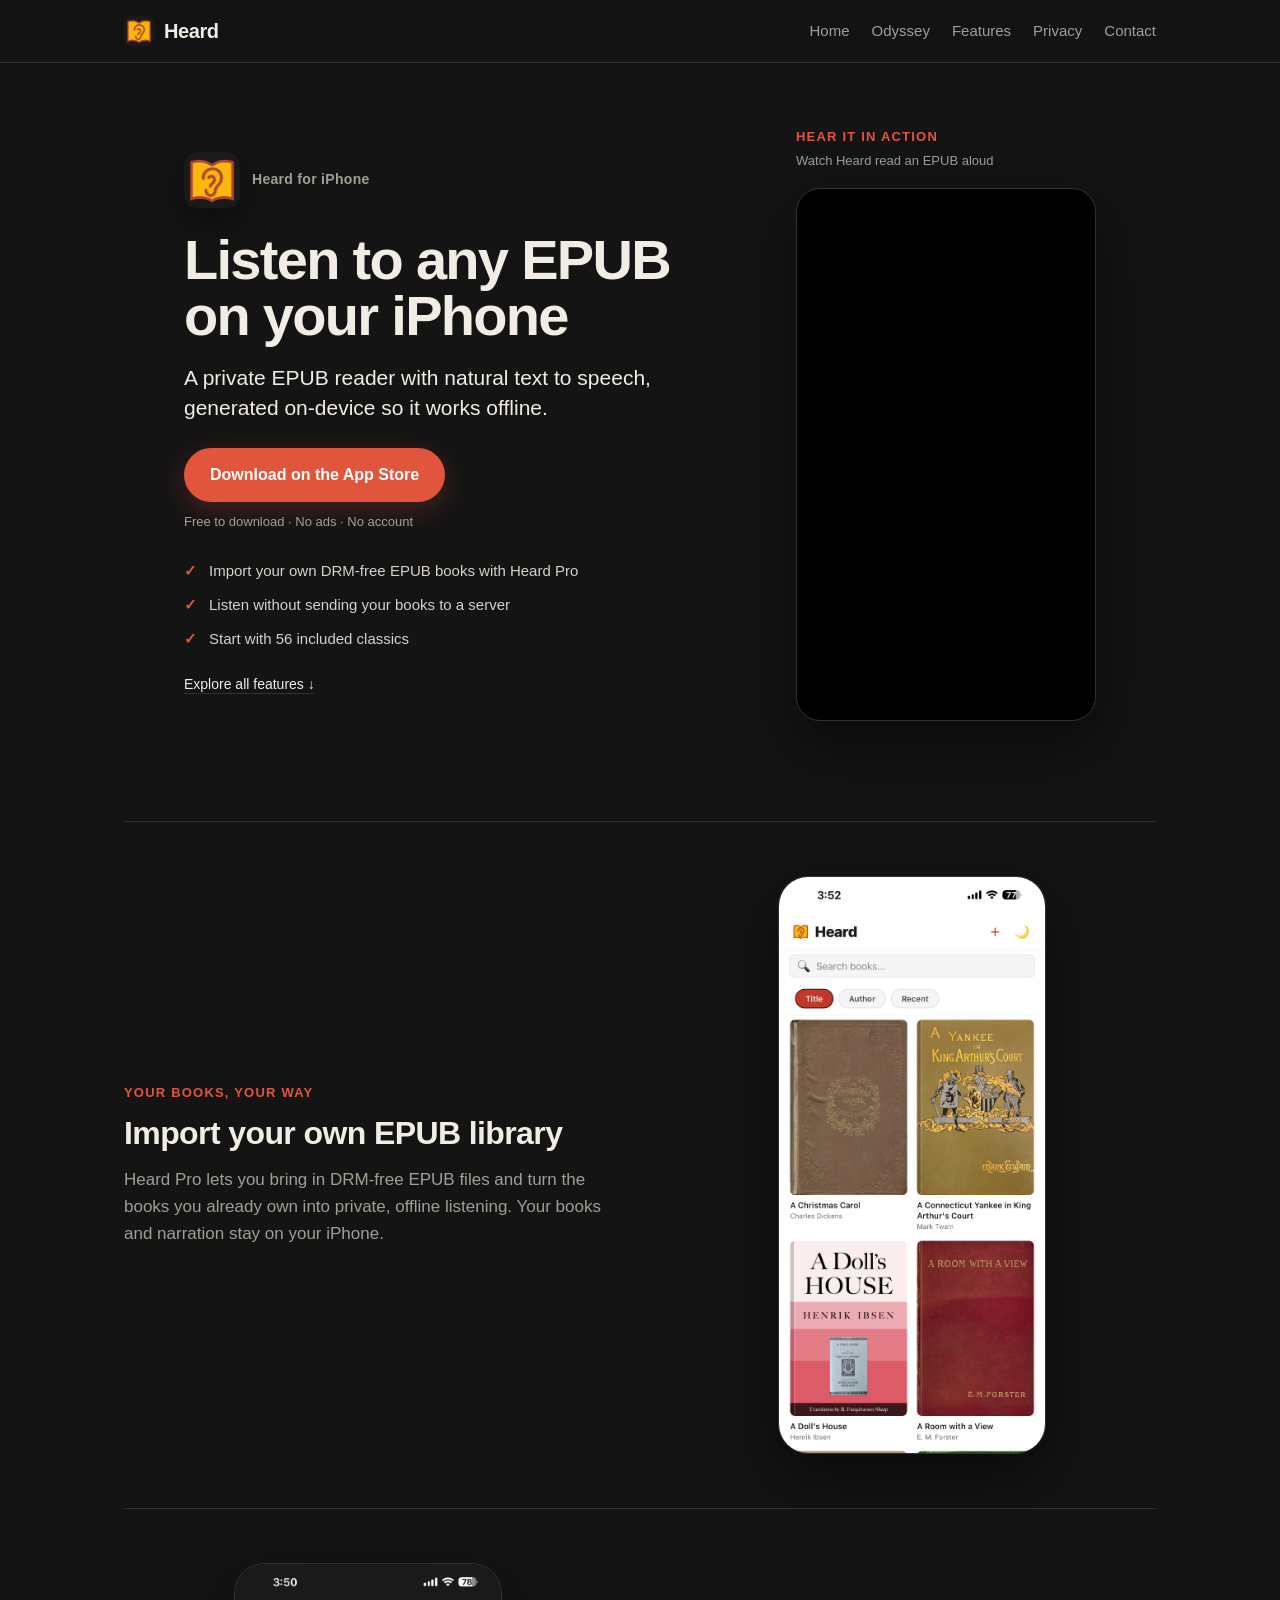
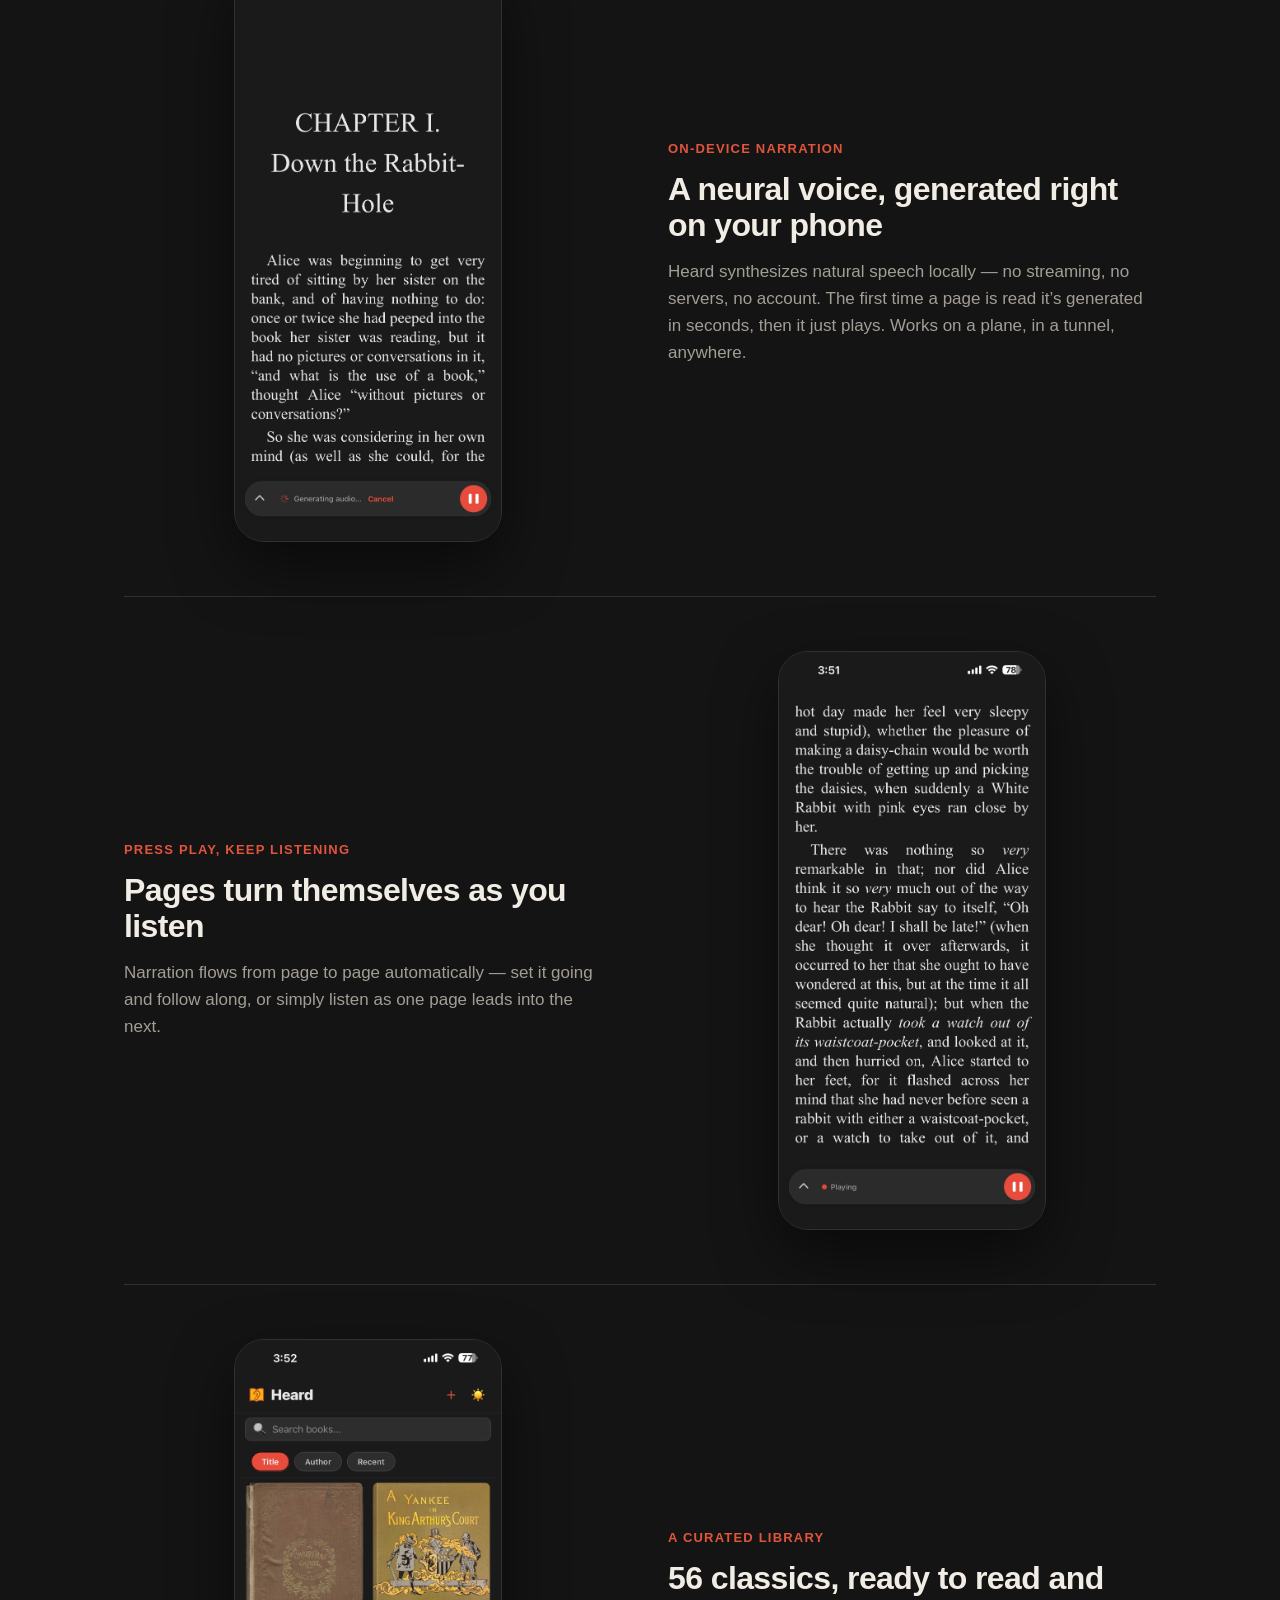
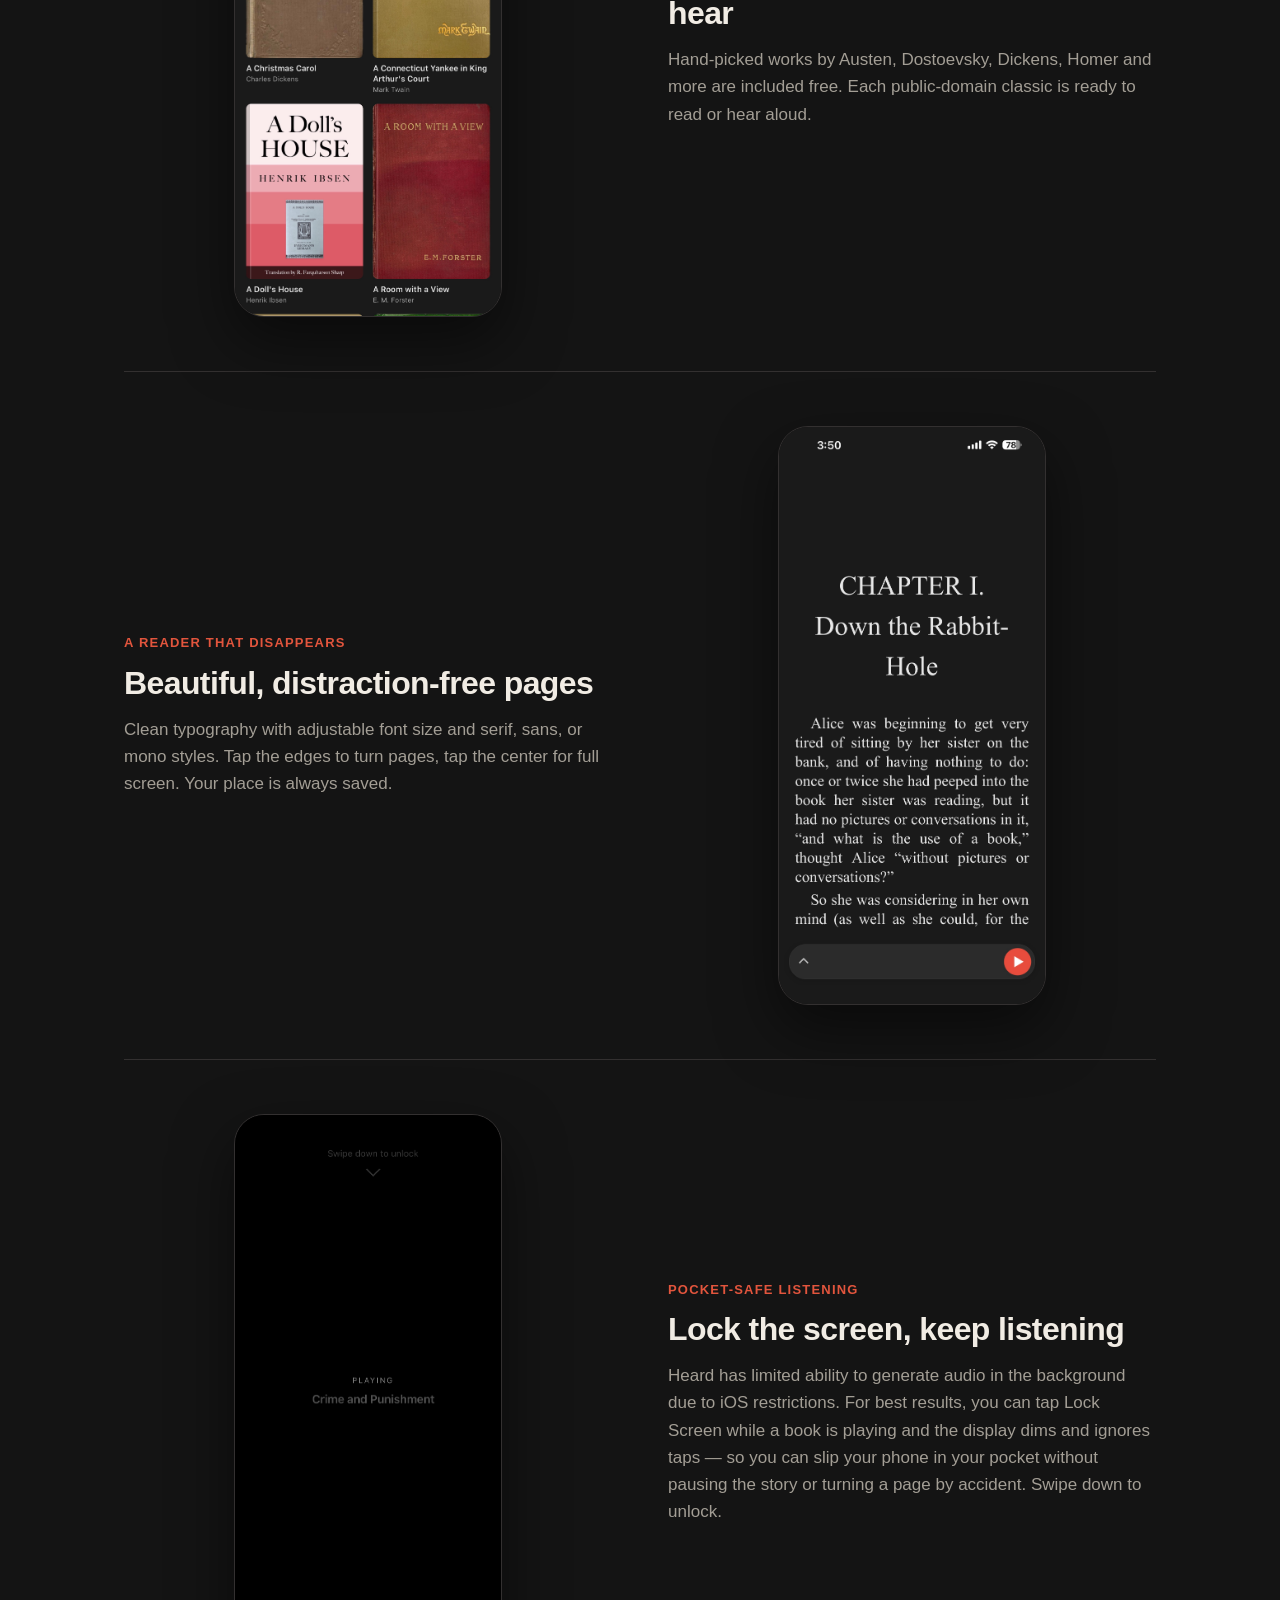
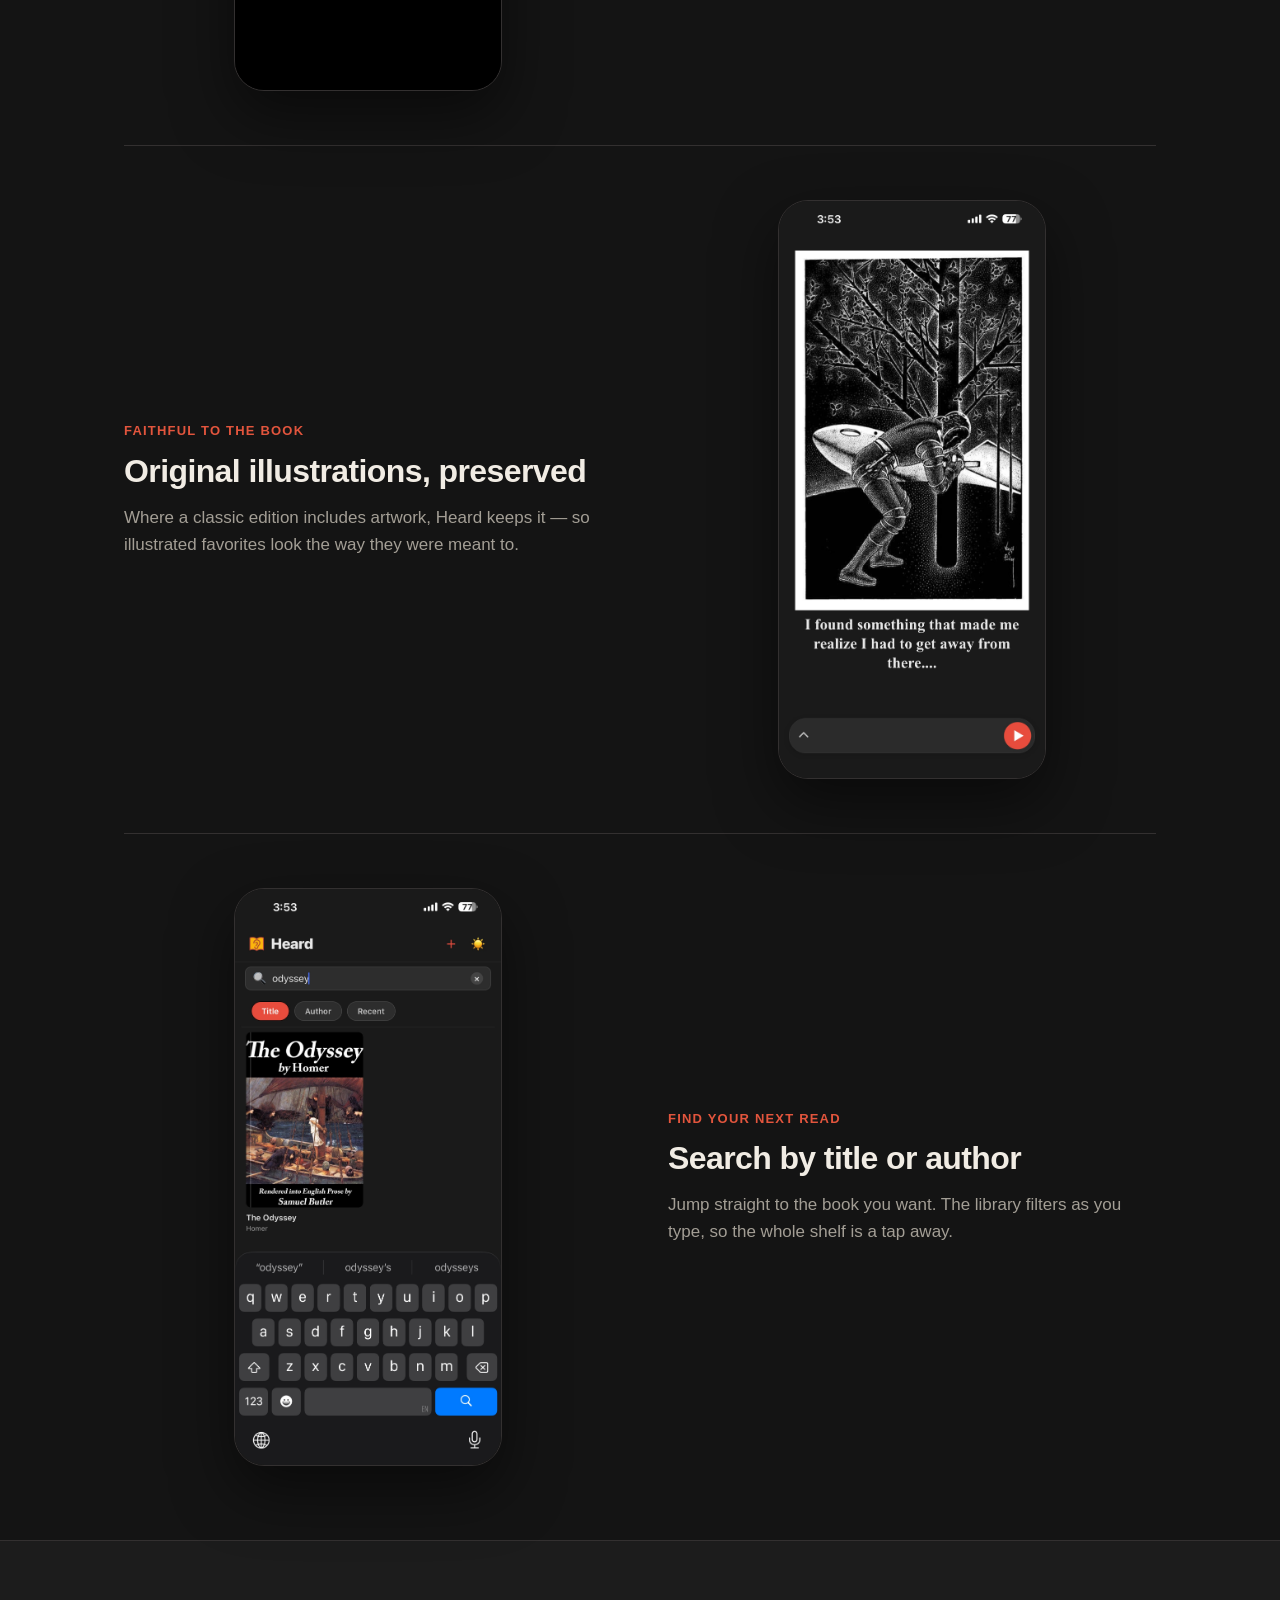
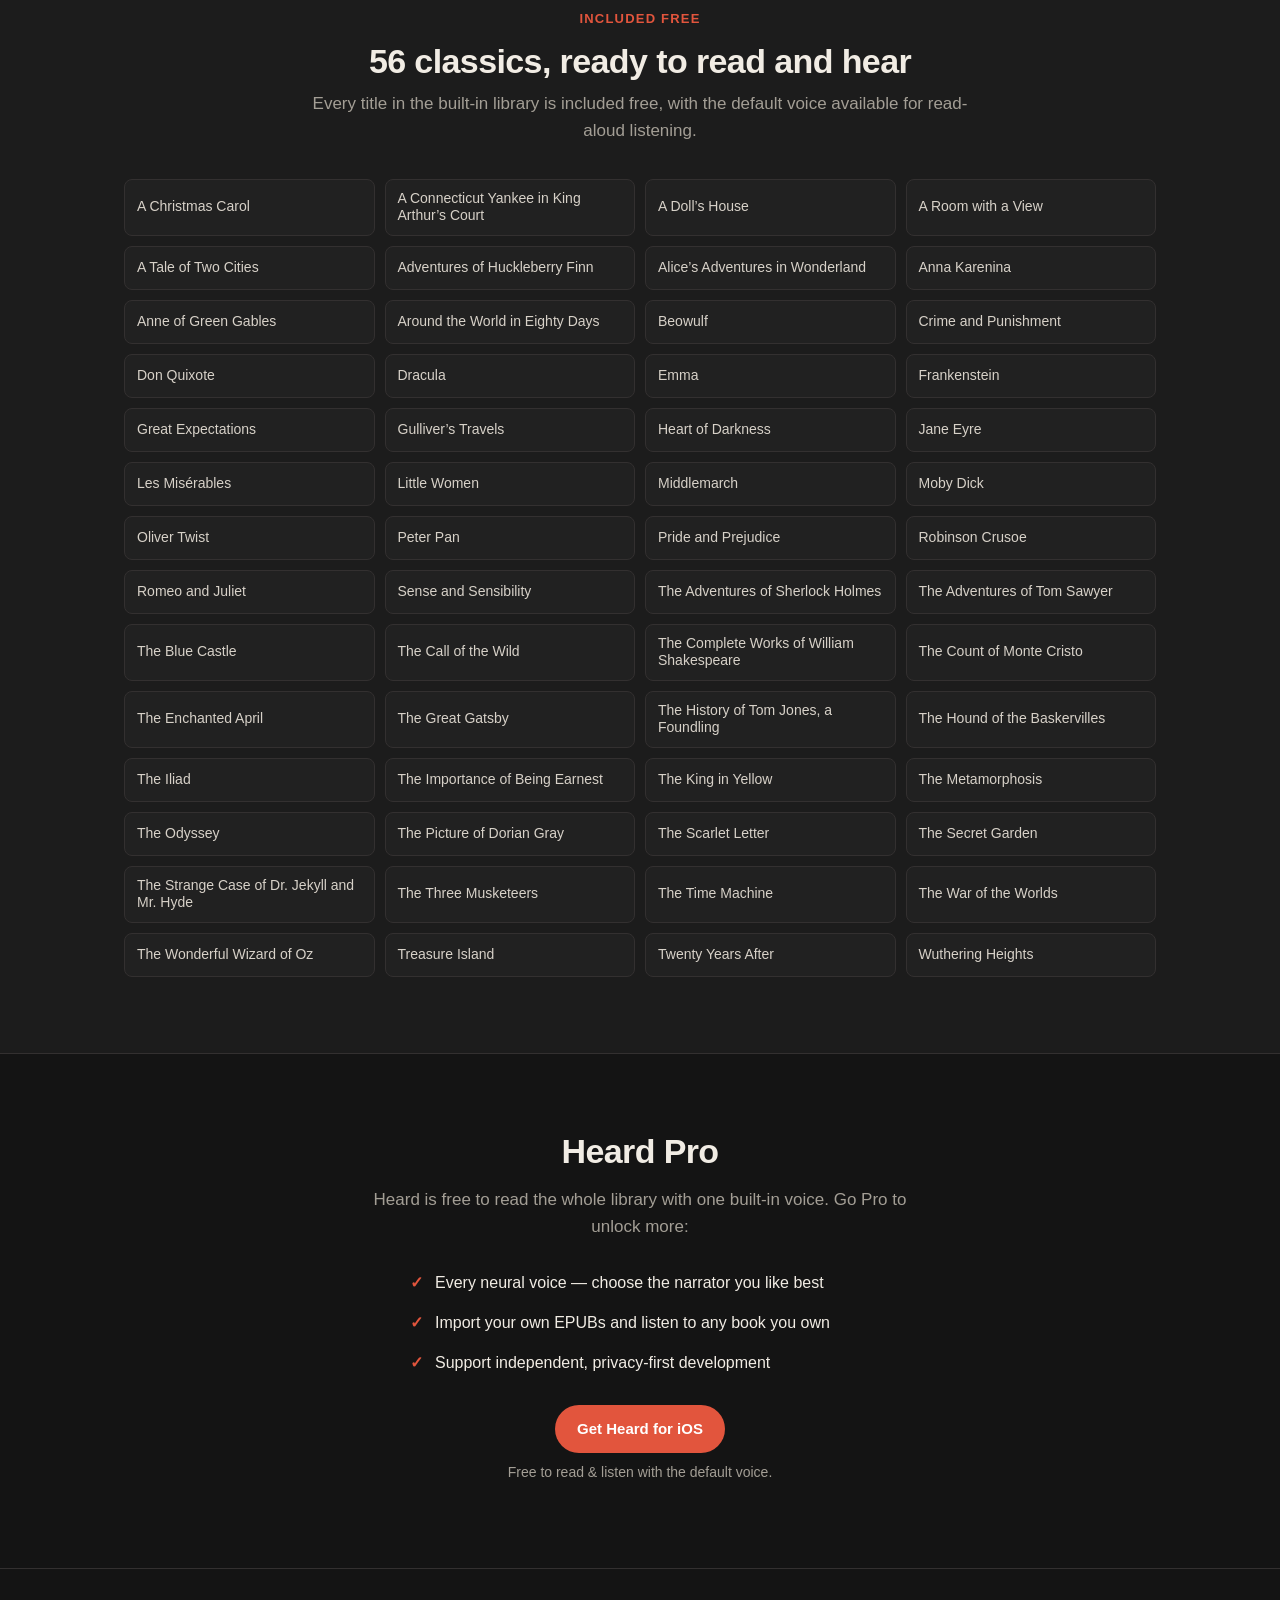
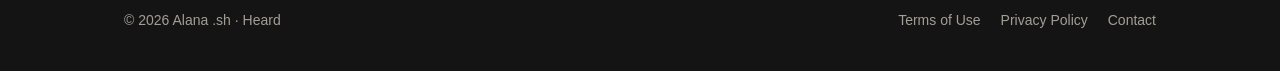
<file: index.html>
<!doctype html><html lang="en"><head><meta charset="utf-8"/><meta name="viewport" content="width=device-width,initial-scale=1"/><meta name="theme-color" content="#1a1a1a"/><meta name="description" content="Heard is an offline iOS EPUB reader with natural text-to-speech. Listen to your own EPUB books or 56 included classics on iPhone—no ads or accounts."/><link rel="canonical" href="https://heard.quest/"/><link rel="icon" href="/images/heard-icon.png"/><link rel="apple-touch-icon" href="/images/heard-icon.png"/><meta property="og:type" content="website"/><meta property="og:url" content="https://heard.quest/"/><meta property="og:title" content="Heard: Offline EPUB Text-to-Speech Reader for iPhone"/><meta property="og:description" content="Listen to your own EPUB books on iPhone with private, natural text-to-speech that works offline."/><meta property="og:image" content="/images/heard-icon.png"/><meta name="twitter:card" content="summary"/><meta name="twitter:title" content="Heard: Offline EPUB Text-to-Speech Reader for iPhone"/><meta name="twitter:description" content="Listen to your own EPUB books on iPhone with private, natural text-to-speech that works offline."/><script async src="https://www.googletagmanager.com/gtag/js?id=AW-11046037537"></script><script>function gtag(){dataLayer.push(arguments)}window.dataLayer=window.dataLayer||[],gtag("js",new Date),gtag("config","AW-11046037537")</script><script type="application/ld+json">{
        "@context": "https://schema.org",
        "@type": "MobileApplication",
        "name": "Heard",
        "operatingSystem": "iOS",
        "applicationCategory": "BookApplication",
        "description": "An offline iOS EPUB reader with natural on-device text-to-speech for your own EPUB books and 56 included classics.",
        "url": "https://heard.quest/",
        "downloadUrl": "https://apps.apple.com/us/app/heard-epub-text-to-speech/id6785654562",
        "offers": {
          "@type": "Offer",
          "price": "0",
          "priceCurrency": "USD"
        }
      }</script><title>Heard: Offline EPUB Text-to-Speech Reader for iPhone</title><script defer="defer" src="/static/js/main.0212f0ff.js"></script><link href="/static/css/main.d25718bc.css" rel="stylesheet"></head><body><noscript>You need to enable JavaScript to run this app.</noscript><div id="root"></div></body></html>
</file>
<file: static/css/main.d25718bc.css>
:root{--bg:#141414;--bg-2:#1c1c1c;--surface:#242424;--text:#f1ece4;--muted:#a39e95;--border:#333030;--accent:#e2553d;--accent-soft:#e2553d24;--maxw:1080px;--serif:Georgia,"Times New Roman",serif;--sans:-apple-system,BlinkMacSystemFont,"Segoe UI",Roboto,Helvetica,Arial,sans-serif}*{box-sizing:border-box}body,html{-webkit-font-smoothing:antialiased;background:#141414;background:var(--bg);color:#f1ece4;color:var(--text);font-family:-apple-system,BlinkMacSystemFont,Segoe UI,Roboto,Helvetica,Arial,sans-serif;font-family:var(--sans);line-height:1.6;margin:0;padding:0}a{color:#e2553d;color:var(--accent);text-decoration:none}a:hover{text-decoration:underline}img{display:block;max-width:100%}.container{margin:0 auto;max-width:1080px;max-width:var(--maxw);padding:0 24px}.nav{-webkit-backdrop-filter:saturate(140%) blur(12px);backdrop-filter:saturate(140%) blur(12px);background:#141414d1;border-bottom:1px solid #333030;border-bottom:1px solid var(--border);position:-webkit-sticky;position:sticky;top:0;z-index:10}.nav-inner{height:62px;justify-content:space-between}.brand,.nav-inner{align-items:center;display:flex}.brand{color:#f1ece4;color:var(--text);font-size:20px;font-weight:800;gap:10px;letter-spacing:-.4px}.brand img{border-radius:7px;height:30px;width:30px}.nav-links{align-items:center;display:flex;gap:22px}.nav-links a{color:#a39e95;color:var(--muted);font-size:15px}.nav-links a:hover{color:#f1ece4;color:var(--text);text-decoration:none}.btn{background:#e2553d;background:var(--accent);border:none;border-radius:999px;color:#fff;cursor:pointer;display:inline-block;font-size:15px;font-weight:700;padding:12px 22px}.btn:hover{opacity:.92;text-decoration:none}.btn-ghost{background:#0000;border:1px solid #333030;border:1px solid var(--border);color:#f1ece4;color:var(--text)}.hero{padding:64px 0 70px}.hero-inner{grid-gap:76px;align-items:center;display:grid;gap:76px;grid-template-columns:minmax(0,1fr) 300px;max-width:960px}.hero-copy{text-align:left}.hero-brand{align-items:center;color:#a39e95;color:var(--muted);display:flex;font-size:14px;font-weight:750;gap:12px;letter-spacing:.3px;margin-bottom:24px}.hero-icon{border-radius:14px;box-shadow:0 12px 30px #0006;height:56px;width:56px}.hero h1{font-size:56px;font-weight:850;letter-spacing:-1.7px;line-height:1.01;margin:0 0 18px;max-width:610px}.hero .tag{color:#f1ece4;color:var(--text);font-size:21px;line-height:1.42;margin:0 0 26px;max-width:610px}.hero .btn{box-shadow:0 8px 28px #e2553d3d;font-size:16px;padding:14px 26px}.hero-note{color:#a39e95;color:var(--muted);font-size:13px;margin:10px 0 26px}.hero-points{grid-gap:10px;color:#d7d1c8;display:grid;gap:10px;list-style:none;margin:0 0 20px;padding:0}.hero-points li{font-size:15px;padding-left:25px;position:relative}.hero-points li:before{color:#e2553d;color:var(--accent);content:"✓";font-weight:850;left:0;position:absolute}.hero-link{color:#f1ece4;color:var(--text);font-size:14px;text-decoration:underline;-webkit-text-decoration-color:#333030;text-decoration-color:#333030;-webkit-text-decoration-color:var(--border);text-decoration-color:var(--border);text-underline-offset:4px}.hero-link:hover{-webkit-text-decoration-color:#e2553d;text-decoration-color:#e2553d;-webkit-text-decoration-color:var(--accent);text-decoration-color:var(--accent)}.hero-demo{grid-gap:16px;display:grid;gap:16px;justify-items:center}.demo-heading{grid-gap:3px;display:grid;gap:3px;width:100%}.demo-heading .eyebrow{margin:0}.demo-heading span:last-child{color:#a39e95;color:var(--muted);font-size:13px}.video-frame{aspect-ratio:9/16;background:#000;border:1px solid #333030;border:1px solid var(--border);border-radius:24px;box-shadow:0 24px 60px #00000080;overflow:hidden;position:relative;width:100%}.video-frame iframe{border:0;height:100%;inset:0;position:absolute;width:100%}.features{padding:30px 0 20px}.row{grid-gap:56px;align-items:center;border-top:1px solid #333030;border-top:1px solid var(--border);display:grid;gap:56px;grid-template-columns:1fr 1fr;padding:54px 0}.row.reverse .row-text{order:2}.row.reverse .row-media{order:1}.row-text h2{font-size:32px;letter-spacing:-.6px;line-height:1.12;margin:0 0 14px}.row-text p{color:#a39e95;color:var(--muted);font-size:17px;margin:0}.eyebrow{color:#e2553d;color:var(--accent);font-size:13px;font-weight:700;letter-spacing:1.2px;margin-bottom:12px;text-transform:uppercase}.row-media{display:flex;justify-content:center}.phone{background:#000;border:1px solid #333030;border:1px solid var(--border);border-radius:30px;box-shadow:0 24px 60px #00000080;max-width:78vw;width:268px}.library{background:#1c1c1c;background:var(--bg-2);border-top:1px solid #333030;border-top:1px solid var(--border);padding:68px 0 76px}.library-heading{margin:0 auto 34px;max-width:680px;text-align:center}.library-heading h2{font-size:34px;letter-spacing:-.6px;line-height:1.12;margin:0 0 10px}.library-heading p{color:#a39e95;color:var(--muted);font-size:17px;margin:0}.book-grid{grid-gap:10px;display:grid;gap:10px;grid-template-columns:repeat(4,1fr);list-style:none;margin:0;padding:0}.book-grid li{align-items:center;background:hsla(0,0%,100%,.025);border:1px solid #333030;border:1px solid var(--border);border-radius:8px;color:#d7d1c8;display:flex;font-size:14px;line-height:1.25;min-height:44px;padding:10px 12px}.pro{border-top:1px solid #333030;border-top:1px solid var(--border);margin:0;padding:70px 0;text-align:center}.pro h2{font-size:34px;letter-spacing:-.6px;margin:0 0 8px}.pro .sub{color:#a39e95;color:var(--muted);font-size:17px;margin:0 auto 30px;max-width:560px}.pro-list{grid-gap:14px;display:grid;gap:14px;list-style:none;margin:0 auto 30px;max-width:460px;padding:0;text-align:left}.pro-list li{align-items:flex-start;display:flex;font-size:16px;gap:12px}.pro-list .check{color:#e2553d;color:var(--accent);font-weight:800}.free-note{color:#a39e95;color:var(--muted);font-size:14px;margin-top:8px}.odyssey-hero{overflow:hidden;padding:76px 0 46px}.odyssey-hero-inner{grid-gap:48px;align-items:center;display:grid;gap:48px;grid-template-columns:minmax(0,.9fr) minmax(360px,1.1fr)}.odyssey-copy h1{font-size:56px;font-weight:850;letter-spacing:-1.4px;line-height:1.02;margin:0 0 16px}.odyssey-copy .tag{color:#f1ece4;color:var(--text);font-size:22px;line-height:1.36;margin:0 0 12px;max-width:560px}.odyssey-copy .sub{color:#a39e95;color:var(--muted);font-size:17px;margin:0 0 28px;max-width:580px}.odyssey-cta{justify-content:flex-start}.odyssey-hero-media{align-items:center;display:flex;justify-content:center;min-height:560px;position:relative}.odyssey-phone-main{transform:rotate(-2deg) translateX(-44px);width:300px}.odyssey-phone-side{position:absolute;right:8px;top:46px;transform:rotate(5deg);width:268px}.odyssey-band{background:#1c1c1c;background:var(--bg-2);border-bottom:1px solid #333030;border-bottom:1px solid var(--border);border-top:1px solid #333030;border-top:1px solid var(--border)}.odyssey-points{grid-gap:32px;display:grid;gap:32px;grid-template-columns:repeat(3,1fr);padding:34px 0}.odyssey-points h2{font-size:19px;letter-spacing:-.2px;line-height:1.2;margin:0 0 8px}.odyssey-points p{color:#a39e95;color:var(--muted);font-size:15px;margin:0}.odyssey-gallery{padding:68px 0 76px;text-align:center}.odyssey-section-heading h2{font-size:34px;letter-spacing:-.6px;line-height:1.12;margin:0 0 34px}.odyssey-shots{grid-gap:22px;align-items:start;display:grid;gap:22px;grid-template-columns:repeat(4,1fr);margin-bottom:34px}.odyssey-shots .phone{border-radius:26px;margin:0 auto;max-width:240px;width:100%}.odyssey-bottom-cta{display:flex;justify-content:center}.page{padding:56px 0 80px}.page .container{max-width:760px}.page h1{font-size:38px;letter-spacing:-.8px;margin:0 0 6px}.page .updated{color:#a39e95;color:var(--muted);font-size:14px;margin-bottom:30px}.page h2{font-size:22px;margin:34px 0 10px}.page li,.page p{color:#d7d1c8;font-size:16px}.page ul{padding-left:22px}.page a{text-decoration:underline}.contact-form{display:flex;flex-direction:column;gap:6px;margin-top:24px;max-width:480px}.contact-form label{color:#a39e95;color:var(--muted);font-size:13px;font-weight:700;letter-spacing:.4px;margin-top:14px;text-transform:uppercase}.contact-form input,.contact-form textarea{background:#242424;background:var(--surface);border:1px solid #333030;border:1px solid var(--border);border-radius:10px;color:#f1ece4;color:var(--text);font-family:-apple-system,BlinkMacSystemFont,Segoe UI,Roboto,Helvetica,Arial,sans-serif;font-family:var(--sans);font-size:15px;padding:11px 14px;resize:vertical}.contact-form input:focus,.contact-form textarea:focus{border-color:#e2553d;border-color:var(--accent);outline:none}.contact-form button{align-self:flex-start;margin-top:20px}.contact-form button:disabled{cursor:default;opacity:.6}.form-note{color:#a39e95;color:var(--muted);font-size:14px;margin-top:26px}.form-note-error{color:#e2553d;color:var(--accent)}.hp-field{height:1px;left:-9999px;opacity:0;overflow:hidden;position:absolute;width:1px}.footer{border-top:1px solid #333030;border-top:1px solid var(--border);color:#a39e95;color:var(--muted);font-size:14px;padding:40px 0}.footer-inner{align-items:center;display:flex;flex-wrap:wrap;gap:18px;justify-content:space-between}.footer-links{display:flex;flex-wrap:wrap;gap:20px}.footer-links a{color:#a39e95;color:var(--muted)}.footer-links a:hover{color:#f1ece4;color:var(--text)}@media (max-width:760px){.hero{padding:34px 0 54px}.hero-inner{gap:46px;grid-template-columns:1fr}.hero-copy{text-align:center}.hero-brand{justify-content:center;margin-bottom:18px}.hero-icon{border-radius:12px;height:48px;width:48px}.hero h1{font-size:42px;margin-bottom:14px}.hero .tag{font-size:18px;line-height:1.38;margin-bottom:20px}.hero .btn{max-width:340px;width:100%}.hero-note{margin-bottom:22px}.hero-points{margin:0 auto 18px;text-align:left;width:-webkit-fit-content;width:fit-content}.hero-demo{margin:0 auto;max-width:270px;width:100%}.demo-heading{text-align:left}.odyssey-hero{padding:54px 0 26px;text-align:center}.odyssey-hero-inner{gap:26px;grid-template-columns:1fr}.odyssey-copy h1{font-size:40px}.odyssey-copy .tag{font-size:19px}.odyssey-cta{justify-content:center}.odyssey-hero-media{min-height:430px}.odyssey-phone-main{transform:rotate(-2deg) translateX(-38px);width:236px}.odyssey-phone-side{right:10px;top:36px;width:210px}.odyssey-points{gap:22px;grid-template-columns:1fr;text-align:center}.odyssey-shots{gap:16px;grid-template-columns:repeat(2,1fr)}.library{padding:54px 0 60px}.library-heading h2{font-size:30px}.book-grid{gap:8px;grid-template-columns:repeat(2,1fr)}.book-grid li{font-size:13px;min-height:42px;padding:9px 10px}.row{gap:30px;grid-template-columns:1fr;padding:44px 0;text-align:center}.row.reverse .row-text{order:2}.row.reverse .row-media{order:1}.row-text{order:2}.row-media{order:1}.pro-list{text-align:left}.nav-links{gap:16px}}@media (max-width:520px){.nav-inner{gap:16px}.brand{flex:0 0 auto}.nav-links{gap:14px;overflow-x:auto;scrollbar-width:none}.nav-links::-webkit-scrollbar{display:none}.nav-links a{flex:0 0 auto;font-size:14px}.book-grid{grid-template-columns:1fr}}
/*# sourceMappingURL=main.d25718bc.css.map*/
</file>
